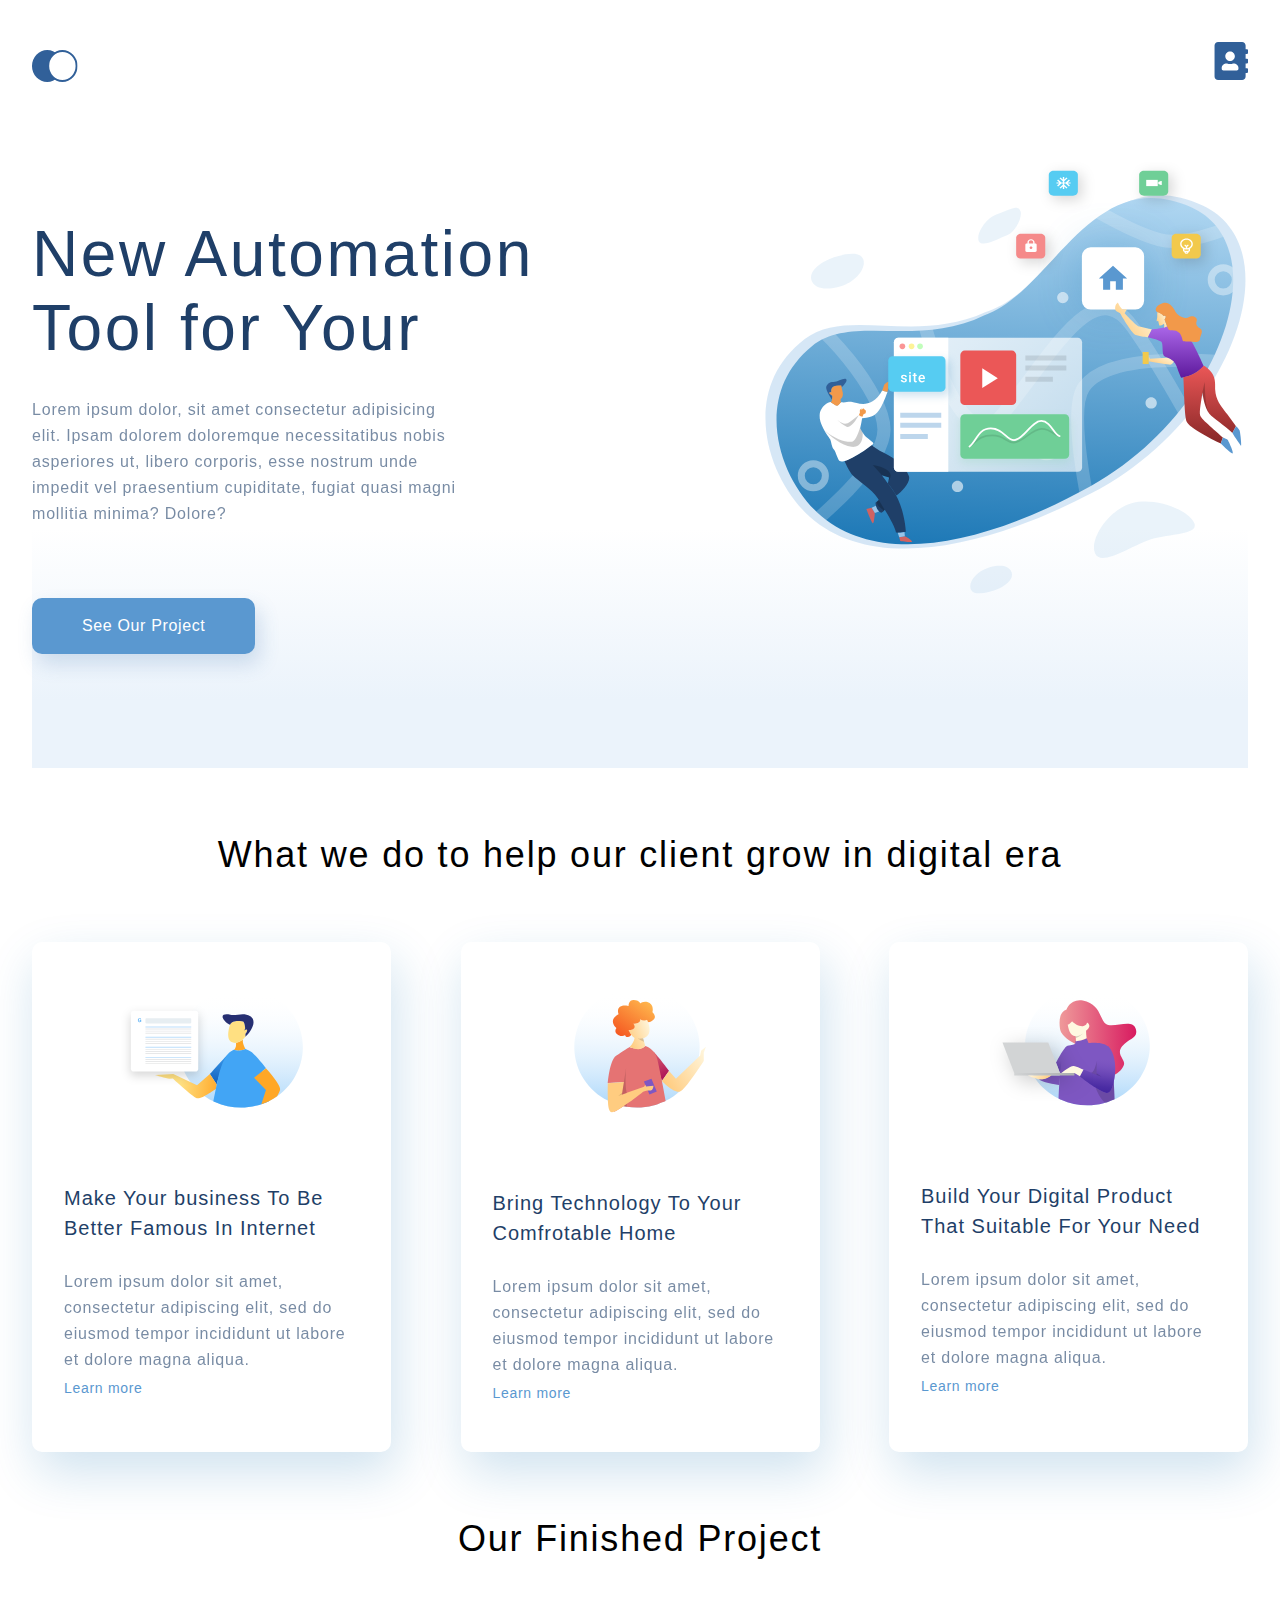
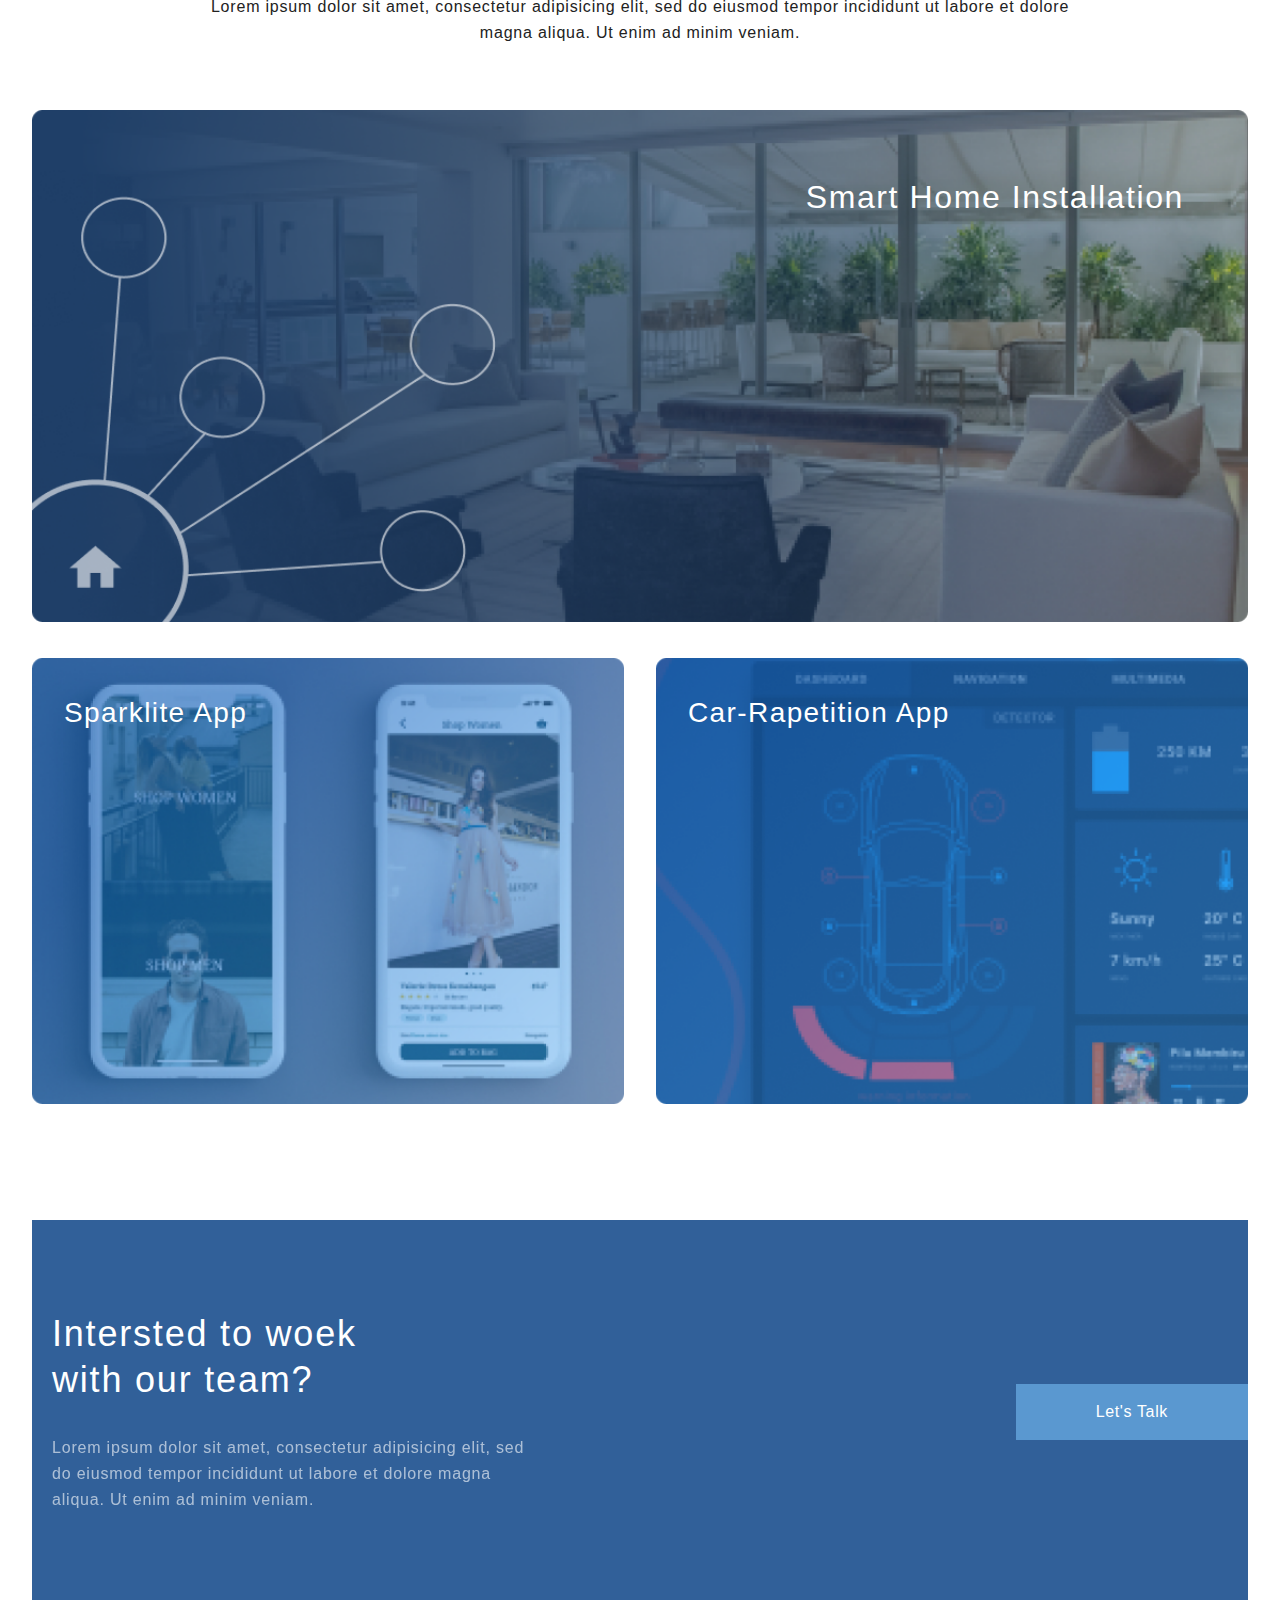
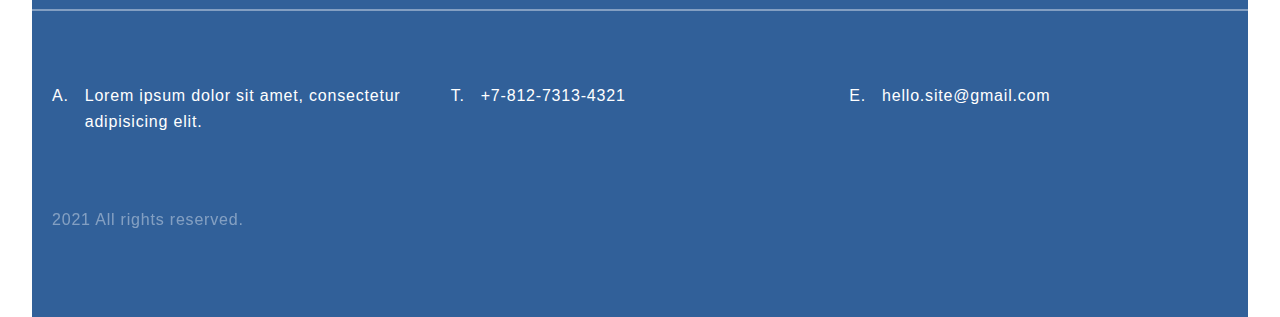
<file: index.html>
<!DOCTYPE html>
<html lang="en">
  <head>
    <meta charset="UTF-8" />
    <meta http-equiv="X-UA-Compatible" content="IE=edge" />
    <meta name="viewport" content="width=device-width, initial-scale=1.0" />
    <title>GB Project 1</title>
    <link rel="stylesheet" href="style.css" />
  </head>

  <body>
    <div class="container">
      <div class="index_top">
        <div class="top_content_box">
          <ul class="header">
            <li>
              <a href="index.html"><img src="img/index.svg" alt="index" /></a>
            </li>
            <li>
              <a href="contacts.html"
                ><img src="img/contacts.svg" alt="contacts"
              /></a>
            </li>
          </ul>
          <div class="index_top_info">
            <h1 class="index_heading_h1">New Automation Tool for Your</h1>
            <p class="paragraph top_info">
              Lorem ipsum dolor, sit amet consectetur adipisicing elit. Ipsam
              dolorem doloremque necessitatibus nobis asperiores ut, libero
              corporis, esse nostrum unde impedit vel praesentium cupiditate,
              fugiat quasi magni mollitia minima? Dolore?
            </p>
            <a href="#" class="top__button">See Our Project</a>
          </div>
        </div>
      </div>

      <div class="index_middle_part">
        <h3 class="h3">What we do to help our client grow in digital era</h3>
        <div class="tovar_box">
          <div class="tovar">
            <img class="card__img" src="img/card_1.svg" alt="card-1" />
            <h4 class="index_heading_mini h4">
              Make Your business To Be Better Famous In Internet
            </h4>
            <p class="paragraph">
              Lorem ipsum dolor sit amet, consectetur adipiscing elit, sed do
              eiusmod tempor incididunt ut labore et dolore magna aliqua.
            </p>
            <a class="card__link" href="#">Learn more</a>
          </div>
          <div class="tovar">
            <img class="card__img" src="img/card_2.svg" alt="card-2" />
            <h4 class="index_heading_mini h4">
              Bring Technology To Your Comfrotable Home
            </h4>
            <p class="paragraph">
              Lorem ipsum dolor sit amet, consectetur adipiscing elit, sed do
              eiusmod tempor incididunt ut labore et dolore magna aliqua.
            </p>
            <a class="card__link" href="#">Learn more</a>
          </div>
          <div class="tovar">
            <img class="card__img" src="img/card_3.svg" alt="card-3" />
            <h4 class="index_heading_mini h4">
              Build Your Digital Product That Suitable For Your Need
            </h4>
            <p class="paragraph">
              Lorem ipsum dolor sit amet, consectetur adipiscing elit, sed do
              eiusmod tempor incididunt ut labore et dolore magna aliqua.
            </p>
            <a class="card__link" href="#">Learn more</a>
          </div>
        </div>
      </div>

      <div class="index_project">
        <h3 class="h3">Our Finished Project</h3>
        <p class="paragraph text_project">
          Lorem ipsum dolor sit amet, consectetur adipisicing elit, sed do
          eiusmod tempor incididunt ut labore et dolore magna aliqua. Ut enim ad
          minim veniam.
        </p>
        <div class="index_project_item">
          <img class="project__img" src="img/content_img.png" alt="content1" />
          <p class="project__text">Smart Home Installation</p>
        </div>
        <div class="index_project_parent">
          <div class="index_project_item index_project_item_margin">
            <img
              class="project__img index_project_item"
              src="img/block_1.png"
              alt="photo1"
            />
            <p class="parent_text">Sparklite App</p>
          </div>
          <div class="index_project_item">
            <img
              class="project__img index_project_item"
              src="img/block_2.png"
              alt="photo2"
            />
            <p class="parent_text">Car-Rapetition App</p>
          </div>
        </div>
      </div>

      <div class="footer_part">
        <div class="footer_up">
          <div class="footer_content">
            <h3 class="footer_heading_h3">Intersted to woek with our team?</h3>
            <p class="paragraph text_footer">
              Lorem ipsum dolor sit amet, consectetur adipisicing elit, sed do
              eiusmod tempor incididunt ut labore et dolore magna aliqua. Ut
              enim ad minim veniam.
            </p>
          </div>
          <a href="#" class="footer_button">Let's Talk</a>
        </div>

        <hr />
        <div class="footer_bottom">
          <ul class="footer_info">
            <li class="menu_list">
              Lorem ipsum dolor sit amet, consectetur adipisicing elit.
            </li>
            <li class="menu_list">+7-812-7313-4321</li>
            <li class="menu_list">hello.site@gmail.com</li>
          </ul>
          <div class="footer_copy">
            <p class="paragraph copy">2021 All rights reserved.</p>
          </div>
        </div>
      </div>
    </div>
  </body>
</html>
</file>
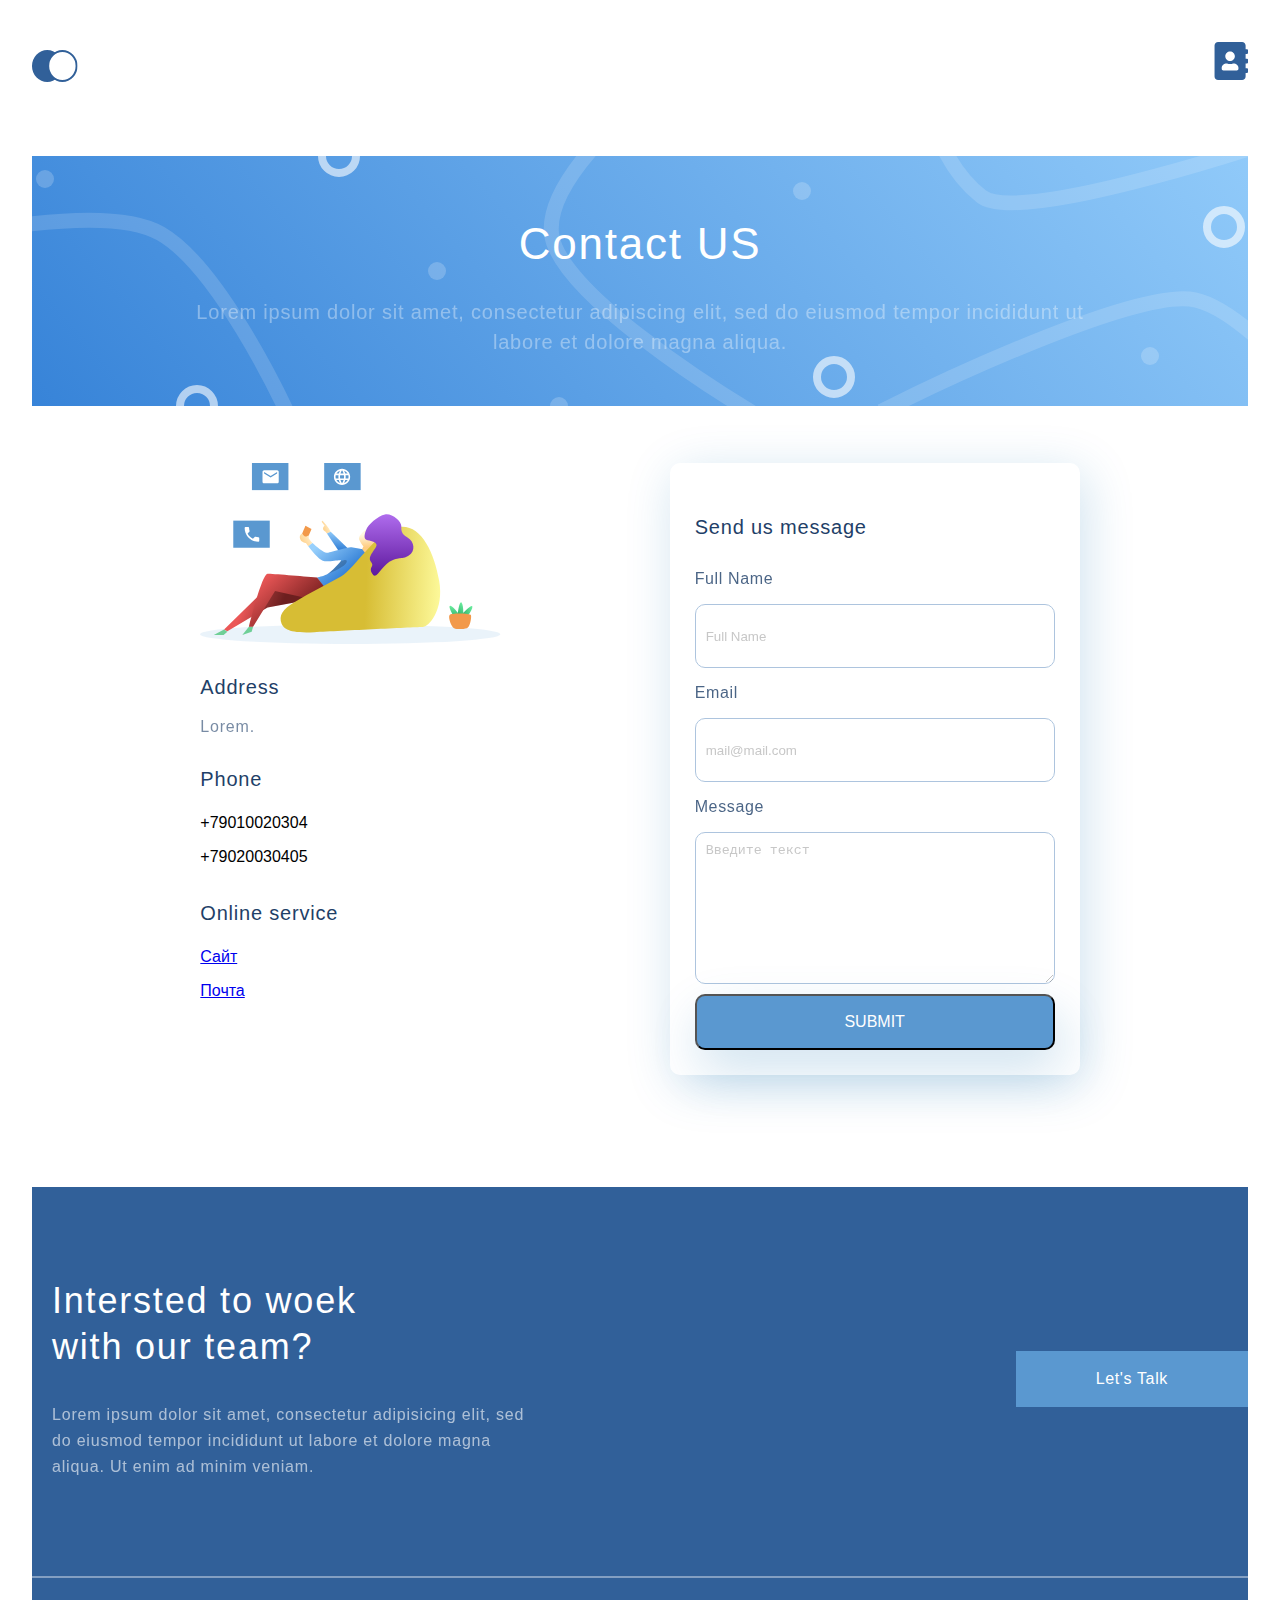
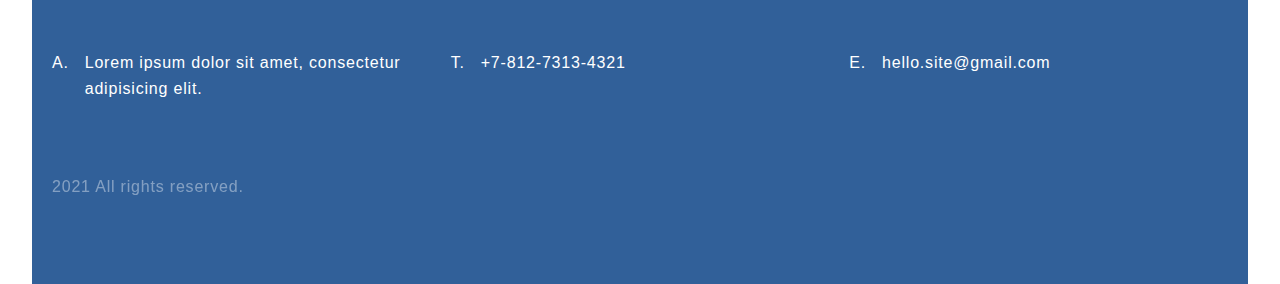
<file: contacts.html>
<!DOCTYPE html>
<html lang="en">
  <head>
    <meta charset="UTF-8" />
    <meta http-equiv="X-UA-Compatible" content="IE=edge" />
    <meta name="viewport" content="width=device-width, initial-scale=1.0" />
    <title>Document</title>
    <link rel="stylesheet" href="style.css" />
  </head>

  <body>
    <div class="container">
      <ul class="header">
        <li>
          <a href="index.html"><img src="img/index.svg" alt="index" /></a>
        </li>
        <li>
          <a href="contacts.html"
            ><img src="img/contacts.svg" alt="contacts"
          /></a>
        </li>
      </ul>

      <div class="contacts_top">
        <h2 class="h2">Contact US</h2>
        <p class="paragraph text_contact_us">
          Lorem ipsum dolor sit amet, consectetur adipiscing elit, sed do
          eiusmod tempor incididunt ut labore et dolore magna aliqua.
        </p>
      </div>

      <form action="#" class="main">
        <div class="contacts_info">
          <img src="img/roup.svg" alt="photo" />
          <h4 class="h4">Address</h4>
          <p class="paragraph">Lorem.</p>
          <h4 class="h4">Phone</h4>
          <ul>
            <li>+79010020304</li>
            <li>+79020030405</li>
          </ul>
          <h4 class="h4">Online service</h4>
          <ul>
            <li>
              <a href="https://www.artlebedev.ru/typograf/" target="_blank"
                >Сайт</a
              >
            </li>
            <li><a href="mailto:mail@mail.ru" target="_blank">Почта</a></li>
          </ul>
        </div>
        <div class="contacts_form">
          <h4 class="h4">Send us message</h4>
          <p class="paragraph text_form">Full Name</p>
          <input class="input" type="text" placeholder="Full Name" />
          <p class="paragraph text_form">Email</p>
          <input class="input" type="email" placeholder="mail@mail.com" />
          <p class="paragraph text_form">Message</p>
          <textarea
            class="textarea"
            cols="30"
            rows="10"
            placeholder="Введите текст"
          ></textarea>
          <button class="button" type="submit">submit</button>
        </div>
      </form>

      <script
        type="text/javascript"
        charset="utf-8"
        async
        src="https://api-maps.yandex.ru/services/constructor/1.0/js/?um=constructor%3A712e9c4116b038753d37f63ba0bb9d73e684809181768325369e3c76b248ed9a&amp;width=100%&amp;height=400&amp;lang=ru_RU&amp;scroll=true"
      ></script>

      <div class="footer_part">
        <div class="footer_up">
          <div class="footer_content">
            <h3 class="footer_heading_h3">Intersted to woek with our team?</h3>
            <p class="paragraph text_footer">
              Lorem ipsum dolor sit amet, consectetur adipisicing elit, sed do
              eiusmod tempor incididunt ut labore et dolore magna aliqua. Ut
              enim ad minim veniam.
            </p>
          </div>
          <a href="#" class="footer_button">Let's Talk</a>
        </div>

        <hr />
        <div class="footer_bottom">
          <ul class="footer_info">
            <li class="menu_list">
              Lorem ipsum dolor sit amet, consectetur adipisicing elit.
            </li>
            <li class="menu_list">+7-812-7313-4321</li>
            <li class="menu_list">hello.site@gmail.com</li>
          </ul>
          <div class="footer_copy">
            <p class="paragraph copy">2021 All rights reserved.</p>
          </div>
        </div>
      </div>
    </div>
  </body>
</html>
</file>
<file: style.css>
* {
    margin: 0;
    padding: 0;
}

body {
    font-family: sans-serif;
}

.container {
    max-width: 95%;
    margin: 0 auto;
}

.index_top {
    min-height: 768px;
    background: linear-gradient(0deg, #EBF3FB 8.84%, rgba(152, 195, 232, 0) 31.12%);
}

.header {
    display: flex;
    justify-content: space-between;
    list-style-type: none;
    padding-top: 34px;
}

.top_content_box {
    display: flex;
    flex-direction: column;
    height: 100%;
}

.index_top_info {
    padding-top: 115px;
    flex-grow: 1;
    background-image: url(img/top_img.svg);
    background-repeat: no-repeat;
    background-position: right center;
    background-size: 40%;
}

.top_info {
    width: 425px;
}

.top__button {
    font-weight: 400;
    font-size: 16px;
    line-height: 26px;
    text-align: center;
    letter-spacing: 0.04em;
    color: #FFFFFF;
    background: #5A98D0;
    box-shadow: 5px 10px 20px rgba(53, 110, 173, 0.2);
    border-radius: 10px;
    padding: 15px 50px;
    text-decoration: none;
    display: inline-block;
    margin-top: 71px;
}

.index_middle_part {
    padding-top: 64px;
}

.tovar_box {
    display: flex;
    justify-content: space-between;
    padding-top: 64px;
    padding-bottom: 64px;
}

.tovar {
    width: 359px;
    background: #FFFFFF;
    box-shadow: 5px 20px 50px rgba(16, 112, 177, 0.2);
    border-radius: 10px;
    padding: 44px 32px;
    box-sizing: border-box;
    display: flex;
    flex-direction: column;
}

.card__img {
    align-self: center;
    margin-bottom: 51px;
}

.card__link {
    font-weight: 400;
    font-size: 14px;
    line-height: 30px;
    letter-spacing: 0.05em;
    text-decoration: none;
    color: #5A98D0;
}

.main {
    display: flex;
    justify-content: space-evenly;
    margin-bottom: 50px;
}

.contacts_form {
    display: flex;
    flex-direction: column;
    align-self: center;
    gap: 10px;
    background: #FFFFFF;
    box-shadow: 5px 10px 50px rgba(16, 112, 177, 0.2);
    border-radius: 10px;
    padding: 25px;
    width: 360px;
}


.project__img {
    width: 100%;
}


.index_project_parent {
    display: flex;
    justify-content: space-between;
    margin-top: 32px;
}

.index_project_item {
    position: relative;
    flex-grow: 1;
}

.index_project_item_margin {
    margin-right: 32px;
}

.footer_part {
    background: #316099;
    margin-top: 112px;
    padding-top: 91px;
    padding-bottom: 64px;

}

.footer_up {
    display: flex;
    justify-content: space-between;
    padding-bottom: 96px;
    align-items: center;
}

.footer_content {
    width: 495px;
    padding-left: 20px;
}

.footer_button {
    text-decoration: none;
    font-size: 16px;
    line-height: 26px;
    text-align: center;
    letter-spacing: 0.04em;
    color: #FFFFFF;
    background: #5A98D0;
    padding: 15px 80px;
}

hr {
    opacity: 0.4;
    border: 1px solid #FFFFFF;
}

.footer_bottom{
    padding-left: 20px;
}

.footer_info {
    display: flex;
    justify-content: space-between;
    margin-top: 64px;
}

.footer_copy {
    margin-top: 64px;
    margin-bottom: 20px;
}

.contacts_top {
    width: 100%;
    padding-top: 51px;
    margin-top: 54px;
    padding-bottom: 49px;
    margin-bottom: 57px;
    flex-grow: 1;
    background-image: url(img/mask.svg);
    background-repeat: no-repeat;
    background-position: center;
    
}

.menu_list {
    color: #FFFFFF;
    font-size: 16px;
    line-height: 26px;
    letter-spacing: 0.05em;
    flex-grow: 1;
    list-style-type: none;
    display: flex;
    margin-right: 32px;
    flex-basis: 33.3333%;
}

.menu_list:first-child::before {
    content: 'A. ';
    display: block;
    margin-right: 16px;
}

.menu_list:nth-child(2)::before {
    content: 'T. ';
    display: block;
    margin-right: 16px;
}

.menu_list:last-child::before {
    content: 'E. ';
    display: block;
    margin-right: 16px;
}

.index_heading_h1 {
    font-size: 64px;
    color: #1f3f68;
    width: 510px;
    font-weight: 300;
    line-height: 74px;
    letter-spacing: 0.04em;
    padding-bottom: 32px;
}

.h2 {
    font-weight: 500;
    font-size: 44px;
    text-align: center;
    line-height: 74px;
    letter-spacing: 0.04em;
    color: #FFFFFF;
    padding-bottom: 16px;
}

.h3 {
    font-size: 36px;
    text-align: center;
    font-weight: 300;
    line-height: 46px;
    letter-spacing: 0.05em;
    color: #000000;
}

.footer_heading_h3 {
    width: 340px;
    font-weight: 400;
    font-size: 36px;
    line-height: 46px;
    letter-spacing: 0.05em;
    color: #FFFFFF;
    text-align: left;
    margin-bottom: 32px;
}

.h4 {
    font-size: 20px;
    line-height: 30px;
    color: #1f3f68;
    font-weight: 500;
    letter-spacing: 0.04em;
    padding: 24px 0 12px;
}

.index_heading_mini {
    font-weight: 400;
    letter-spacing: 0.05em;
    margin-bottom: 14px;
}

.paragraph {
    font-weight: 400;
    font-size: 16px;
    line-height: 26px;
    letter-spacing: 0.05em;
    color: #1F3F68;
    opacity: 0.6;
}

.project__text {
    font-weight: 400;
    font-size: 32px;
    line-height: 46px;
    text-align: right;
    letter-spacing: 0.05em;
    color: #FFFFFF;
    position: absolute;
    top: 64px;
    right: 64px;
}

.parent_text {
    position: absolute;
    top: 32px;
    left: 32px;
    text-align: left;
    font-weight: 400;
    font-size: 28px;
    line-height: 46px;
    letter-spacing: 0.05em;
    color: #FFFFFF;
}

.copy {
    opacity: 0.4;
    color: #FFFFFF;
}

.text_project {
    color: #222222;
    width: 75%;
    margin: 32px auto 64px;
    opacity: 1;
    text-align: center;
    letter-spacing: 0.05em;
}

.text_footer {
    color: #FFFFFF;
}

.text_contact_us {
    font-size: 20px;
    line-height: 30px;
    text-align: center;
    letter-spacing: 0.04em;
    color: rgba(255, 255, 255, 0.6);
    width: 75%;
    margin: 0 auto;
}

.text_form {
    line-height: 30px;
    letter-spacing: 0.04em;
    opacity: 0.8;
}

.input,
.textarea {
    border: 1px solid #356ead;
    box-sizing: border-box;
    border-radius: 10px;
    opacity: 0.4;
}

.textarea::placeholder {
padding: 10px;
}

.input {
height: 64px;
}

.input::placeholder {
padding-left: 10px;
}

.button {
    background: #5a98d0;
    box-shadow: 5px 20px 50px rgba(16, 112, 177, 0.2);
    border-radius: 10px;
    font-weight: 500;
    font-size: 16px;
    line-height: 26px;
    text-align: center;
    color: #FFFFFF;
    text-transform: uppercase;
    height: 56px;
}

ul{
    list-style-type: none;
}

li {
padding: 8px 0;
}

@media (max-width: 1024px) {
    .container {
        padding-left: 32px;
        padding-right: 32px;
    }

    .index_top_info {
        background-position: right 300px;
    }

    .tovar_box {
        flex-direction: column;
        align-items: center;
    }

    .tovar {
        margin-bottom: 32px;
    }

    .footer_button {
        padding: 4px 31px;
    }

    .footer_part {
        padding-top: 48px;
    }

    .footer_up {
        padding-bottom: 64px;
    }

    .text_footer {
        width: 75%;
    }

    .footer_info {
        flex-direction: column;
    }

    .menu_list {
        padding-top: 24px;
    }

}

@media (max-width: 667px) {

    .header {
        padding-top: 24px;
    }

    .index_top {
        min-height: 376px;
        padding-bottom: 41px;
        box-sizing: border-box;
    }

    .index_heading_h1 {
        font-size: 32px;
        line-height: 38px;
        text-align: center;
        margin-bottom: 12px;
        width: 100%;
    }

    .top_info {
        width: 100%;
        text-align: center;
    }

    .index_top_info {
        background-image: none;
        padding-top: 36px;
        display: flex;
        flex-direction: column;
        align-items: center;

    }

    .top__button {
        font-size: 12px;
        padding: 0 8px;
    }

    .h3 {
        font-size: 24px;
        line-height: 28px;
    }

    .index_middle_part {
        padding-top: 48px;
    }

    .tovar_box {
        padding-top: 32px;
    }

    .tovar {
        width: 100%;
    }

    .text_project {
        width: 100%;
    }

    .project__text {
        font-size: 16px;
        line-height: 19px;
        top: 16px;
        right: 16px;
    }

    .parent_text {
        font-size: 16px;
        line-height: 19px;
        left: 16px;
    }

    .index_project_parent {
        flex-direction: column;
        margin-top: 16px;
    }

    .index_project_item_margin {
        margin-right: 0px;
        margin-bottom: 16px;
    }

    .footer_part {
        padding-top: 18px;
        padding-bottom: 32px;
    }

    .footer_up {
        flex-direction: column;
        padding-bottom: 41px;
    }

    .footer_content {
        width: 100%;
    }

    .footer_heading_h3 {
        font-size: 24px;
        line-height: 28px;
        text-align: center;
        margin: 0 auto 32px;
        width: 75%;
    }

    .text_footer {
        text-align: center;
        margin-bottom: 41px;
        width: 100%;
    }

    .footer_button {
        margin-top: 32px;
    }

    .footer_info {
        flex-direction: column;
    }

    .menu_list {
        margin-bottom: 18px;
    }

    .footer_copy {
        margin-top: 32px;
        margin-bottom: 0;
    }


}
</file>
